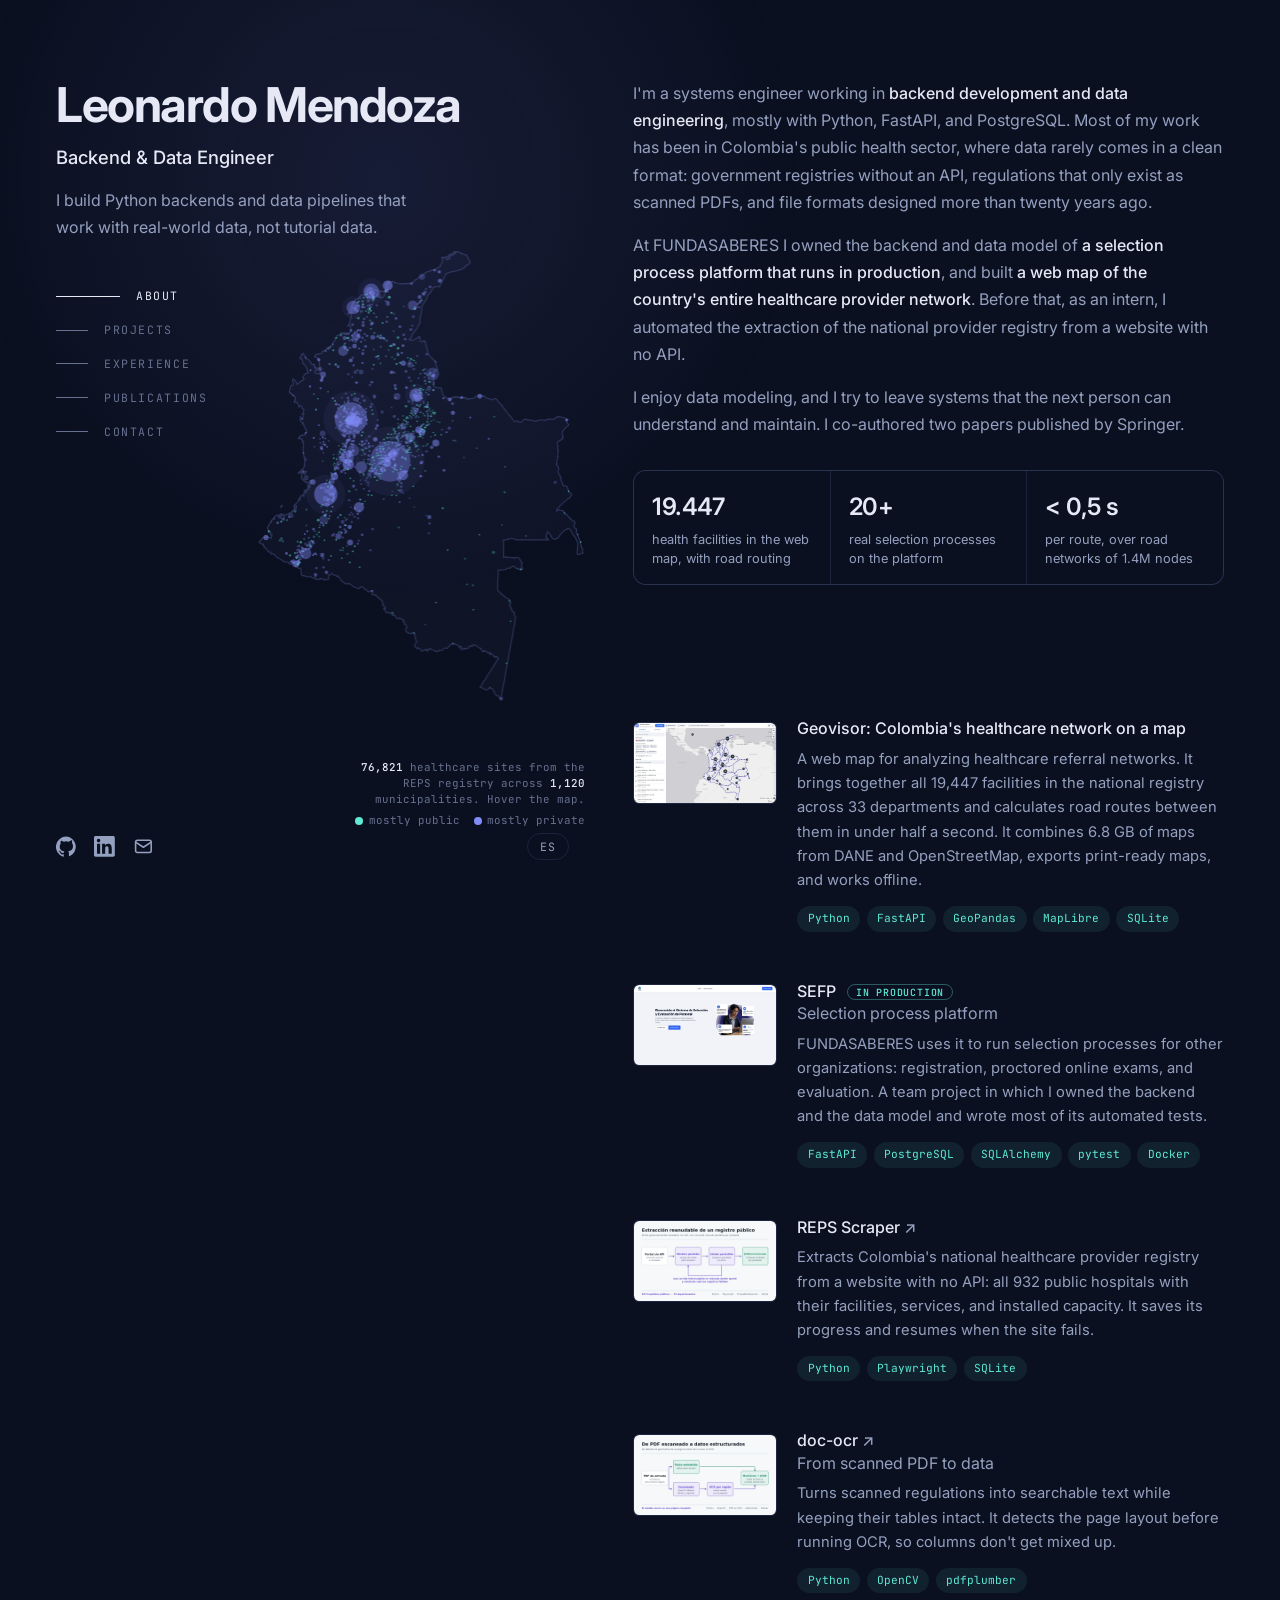
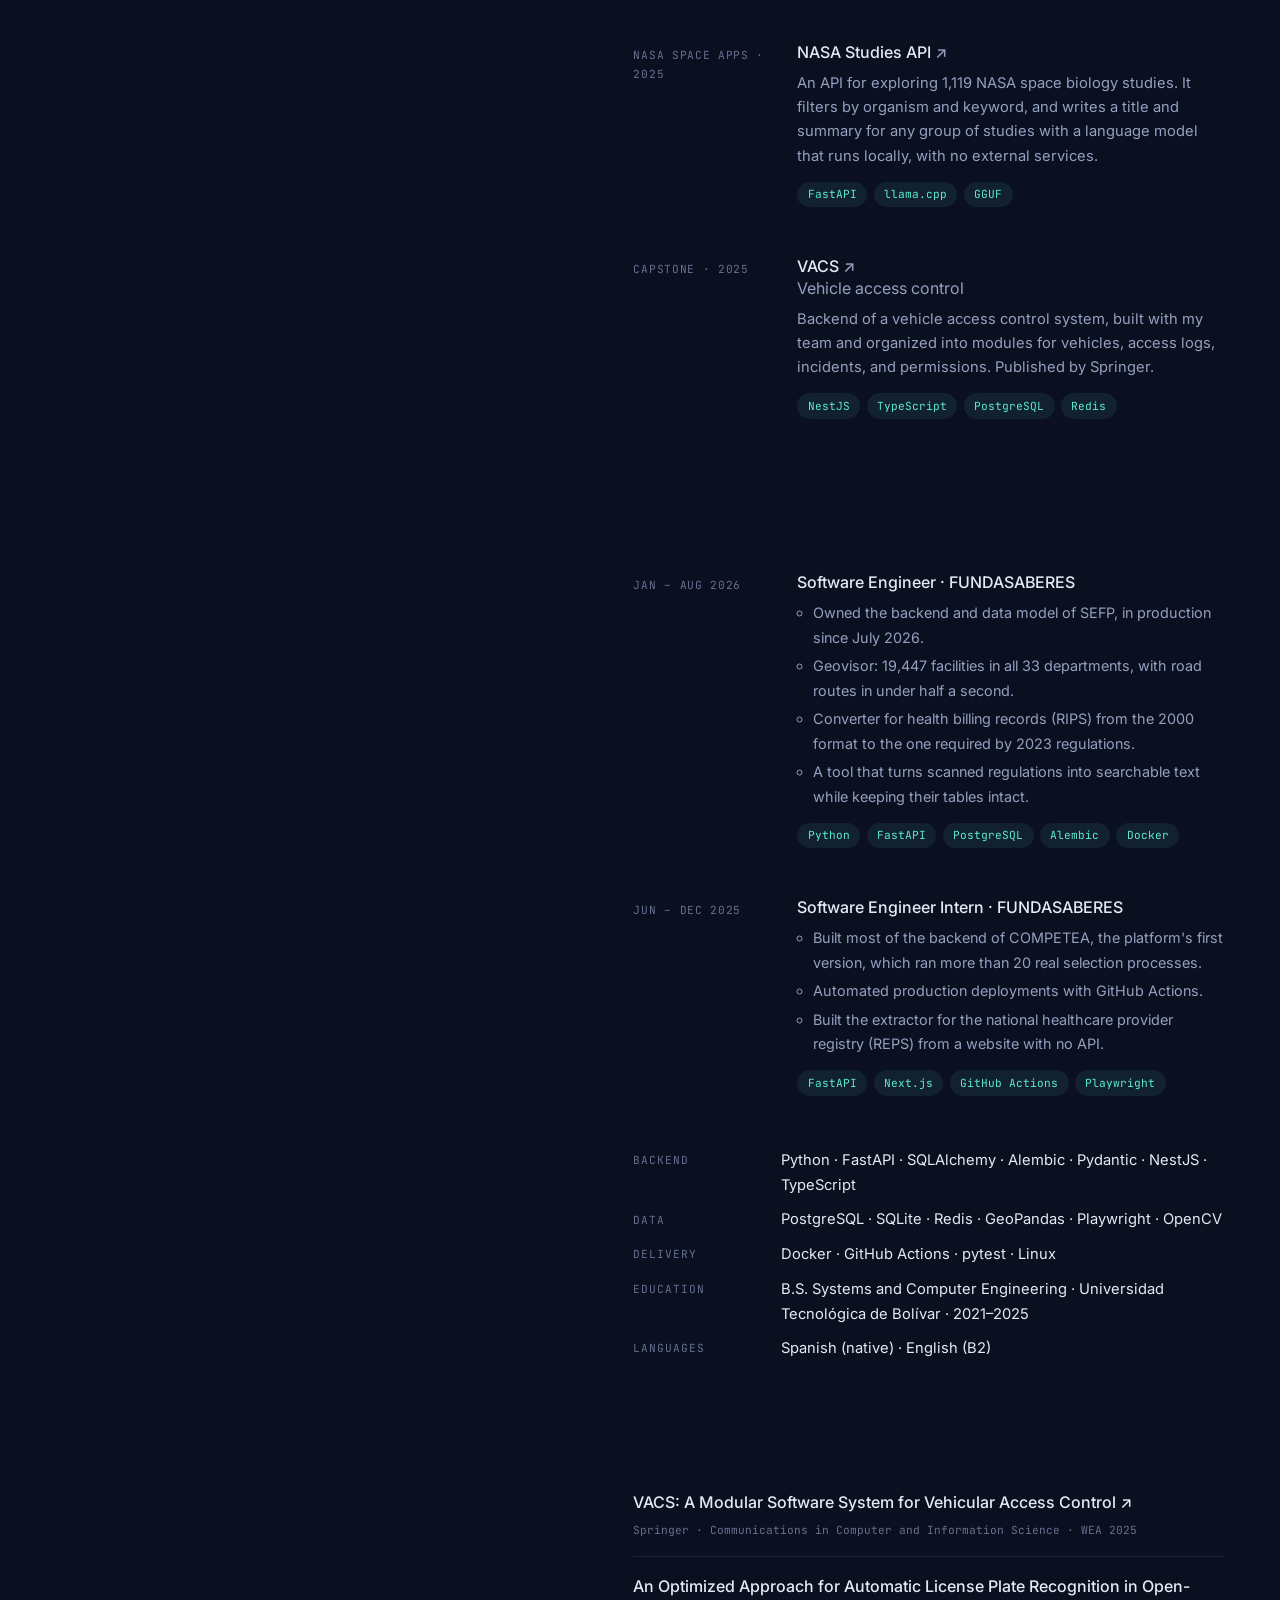
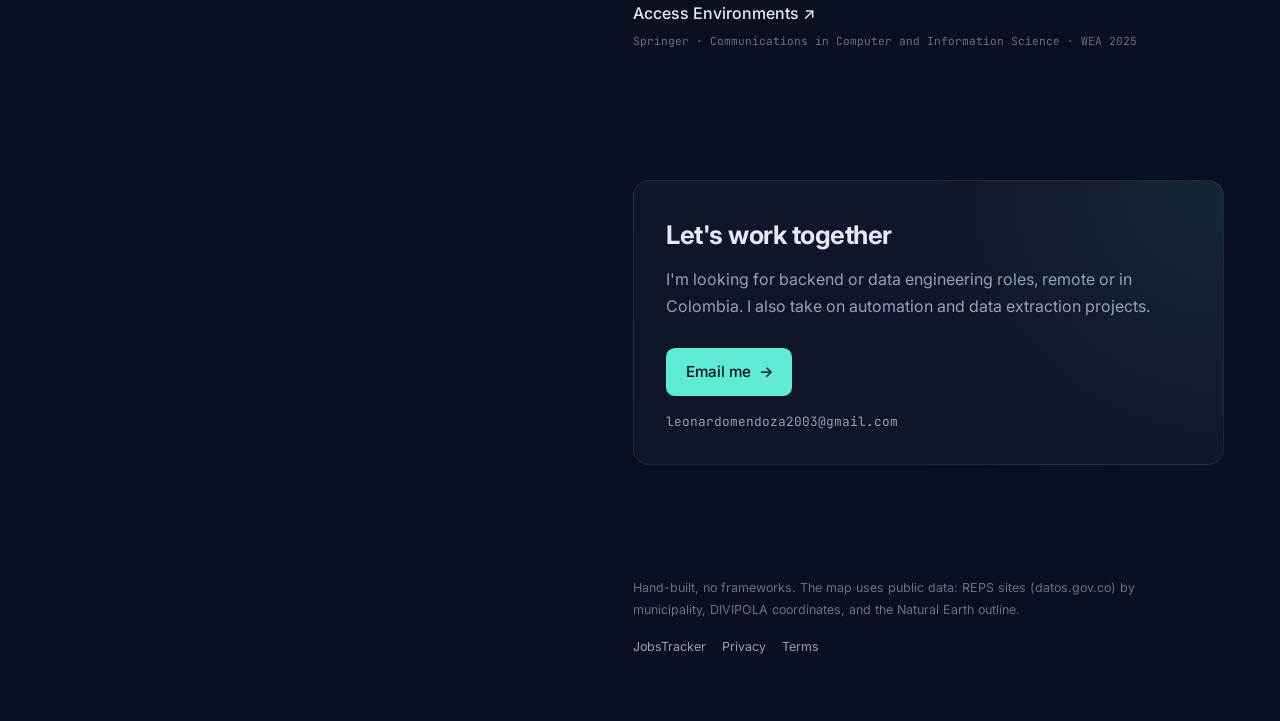
<file: index.html>
<!doctype html>
<html lang="es">
<head>
<meta charset="utf-8">
<meta name="viewport" content="width=device-width, initial-scale=1">
<title>Leonardo Mendoza · Backend & Data Engineer</title>
<meta name="google-site-verification" content="239ySM_xJN8X4elg4GWDnnhvbyPwCKedfEhwjFfWg6w">
<meta name="description" content="Leonardo Mendoza, ingeniero backend y de datos en Python. Plataformas en producción, extracción de datos de fuentes públicas y visores geográficos.">
<meta name="theme-color" content="#0b1020">
<meta property="og:title" content="Leonardo Mendoza · Backend & Data Engineer">
<meta property="og:description" content="Python, FastAPI y PostgreSQL. Plataformas en producción, extracción de datos y visores geográficos.">
<meta property="og:image" content="https://l30n4rd018.github.io/img/geovisor-nacional.webp">
<meta property="og:type" content="website">
<link rel="icon" href="data:image/svg+xml,%3Csvg xmlns='http://www.w3.org/2000/svg' viewBox='0 0 32 32'%3E%3Crect width='32' height='32' rx='7' fill='%230b1020'/%3E%3Ccircle cx='11' cy='12' r='3' fill='%235eead4'/%3E%3Ccircle cx='21' cy='19' r='4' fill='%23818cf8'/%3E%3Ccircle cx='13' cy='22' r='2' fill='%235eead4'/%3E%3C/svg%3E">
<link rel="preconnect" href="https://fonts.googleapis.com">
<link rel="preconnect" href="https://fonts.gstatic.com" crossorigin>
<link href="https://fonts.googleapis.com/css2?family=Inter:wght@400;500;600;700&family=JetBrains+Mono:wght@400;500&display=swap" rel="stylesheet">
<style>
:root {
  --bg: #0b1020;
  --bg-2: #0f1529;
  --card: rgba(148, 163, 255, .045);
  --card-hover: rgba(148, 163, 255, .08);
  --line: rgba(148, 163, 255, .12);
  --text: #e6e9f5;
  --muted: #94a0bf;
  --dim: #66708f;
  --teal: #5eead4;
  --indigo: #818cf8;
  --accent: #5eead4;
  --mono: "JetBrains Mono", ui-monospace, SFMono-Regular, Menlo, monospace;
}
* { box-sizing: border-box; }
html { scroll-behavior: smooth; }
@media (prefers-reduced-motion: reduce) { html { scroll-behavior: auto; } }
body {
  margin: 0; background: var(--bg); color: var(--muted);
  font: 16px/1.7 Inter, system-ui, -apple-system, "Segoe UI", Roboto, sans-serif;
  -webkit-font-smoothing: antialiased; text-rendering: optimizeLegibility;
}
img { max-width: 100%; height: auto; display: block; }
a { color: var(--text); text-decoration: none; }
::selection { background: rgba(94, 234, 212, .3); color: #fff; }
html:not([data-lang="en"]) .en, html[data-lang="en"] .es { display: none !important; }

/* luz que sigue el cursor */
.spot { pointer-events: none; position: fixed; inset: 0; z-index: 0; transition: background .3s;
  background: radial-gradient(600px circle at var(--mx, 30%) var(--my, 20%), rgba(129, 140, 248, .10), transparent 70%); }

.shell { position: relative; z-index: 1; max-width: 76rem; margin: 0 auto; padding: 0 1.5rem;
  display: grid; grid-template-columns: minmax(0, 1fr) minmax(0, 1.15fr); gap: 4rem; }

/* columna izquierda */
.side { position: sticky; top: 0; height: 100vh; display: flex; flex-direction: column; padding: 5rem 0 2.5rem; }
.side h1 { color: var(--text); font-size: clamp(2.2rem, 4vw, 3rem); line-height: 1.05; letter-spacing: -.03em; margin: 0; font-weight: 700; }
.role { color: var(--text); font-size: 1.15rem; font-weight: 500; margin: .7rem 0 0; }
.tag { max-width: 22rem; margin: .9rem 0 0; }
.toc { list-style: none; padding: 0; margin: 2.25rem 0 0; }
.toc a { display: inline-flex; align-items: center; gap: 1rem; padding: .35rem 0; font-family: var(--mono);
  font-size: .72rem; letter-spacing: .14em; text-transform: uppercase; color: var(--dim); }
.toc a::before { content: ""; width: 2rem; height: 1px; background: currentColor; transition: width .2s, background .2s; }
.toc a:hover, .toc a.on { color: var(--text); }
.toc a:hover::before, .toc a.on::before { width: 4rem; background: var(--text); }

.side > *:not(.map) { position: relative; z-index: 2; }
.side nav { margin-bottom: auto; width: max-content; }
.map { position: absolute; z-index: 1; right: -1rem; top: 15.5rem; bottom: 4.5rem; width: 64%; margin: 0; }
.map canvas { position: absolute; inset: 0; width: 100%; height: 100%; }
.map figcaption { position: absolute; right: 0; bottom: 0; text-align: right; font-family: var(--mono); font-size: .68rem; line-height: 1.5; color: var(--dim); max-width: 15rem; }
.map figcaption b { color: var(--text); font-weight: 500; }
.legend { display: flex; justify-content: flex-end; gap: .9rem; margin-top: .25rem; }
.legend i { display: inline-block; width: .5rem; height: .5rem; border-radius: 50%; margin-right: .35rem; vertical-align: middle; }
.tip { position: absolute; pointer-events: none; transform: translate(-50%, -130%); white-space: nowrap; font-family: var(--mono);
  font-size: .72rem; color: var(--text); background: rgba(15, 21, 41, .92); border: 1px solid var(--line); padding: .25rem .5rem;
  border-radius: .35rem; opacity: 0; transition: opacity .12s; }

.social { display: flex; align-items: center; gap: 1.1rem; }
.social a { color: var(--muted); display: inline-flex; transition: color .15s, transform .15s; }
.social a:hover { color: var(--text); transform: translateY(-2px); }
.social svg { width: 1.3rem; height: 1.3rem; }
.lang { margin-left: auto; font-family: var(--mono); font-size: .72rem; letter-spacing: .1em; color: var(--muted);
  background: transparent; border: 1px solid var(--line); border-radius: 999px; padding: .3rem .75rem; cursor: pointer; }
.lang:hover { color: var(--text); border-color: var(--muted); }

/* columna derecha */
main { padding: 5rem 0 4rem; }
section { scroll-margin-top: 4rem; margin-bottom: 7rem; }
.label { display: none; }
main p { margin: 0 0 1rem; }
main strong, .hi { color: var(--text); font-weight: 500; }

.stats { display: grid; grid-template-columns: repeat(3, 1fr); gap: 1px; background: var(--line); border: 1px solid var(--line);
  border-radius: .8rem; overflow: hidden; margin-top: 2rem; }
.stats div { background: var(--bg); padding: 1rem 1.1rem; }
.stats b { display: block; color: var(--text); font-size: 1.5rem; font-weight: 600; letter-spacing: -.02em; }
.stats span { font-size: .8rem; line-height: 1.45; display: block; margin-top: .2rem; }

/* tarjetas: proyectos y experiencia */
.list { list-style: none; margin: 0; padding: 0; }
.list:hover .item { opacity: .55; }
.list .item:hover { opacity: 1; }
.item { position: relative; display: grid; grid-template-columns: 9rem 1fr; gap: 1.25rem; padding: 1.25rem; margin: 0 -1.25rem .5rem;
  border-radius: .75rem; transition: background .2s, opacity .2s, box-shadow .2s; }
.item:hover { background: var(--card-hover); box-shadow: inset 0 1px 0 rgba(148, 163, 255, .1), 0 10px 30px -15px rgba(0, 0, 0, .6); }
.item .when { font-family: var(--mono); font-size: .7rem; letter-spacing: .06em; text-transform: uppercase; color: var(--dim); padding-top: .3rem; }
.item .thumb { align-self: start; border-radius: .4rem; border: 1px solid var(--line); overflow: hidden; margin-top: .3rem; background: var(--bg-2); }
.item .thumb img { transition: transform .4s; }
.item:hover .thumb img { transform: scale(1.04); }
.item h3 { color: var(--text); font-size: 1rem; font-weight: 500; line-height: 1.4; margin: 0 0 .45rem; }
.item h3 a::after { content: ""; position: absolute; inset: 0; border-radius: .75rem; }
.item h3 .arrow { display: inline-block; transition: transform .2s; margin-left: .25rem; color: var(--muted); }
.item:hover h3 { color: var(--accent); }
.item:hover h3 .arrow { transform: translate(3px, -3px); color: var(--accent); }
.item p { font-size: .92rem; line-height: 1.65; margin: 0; }
.item ul { margin: .5rem 0 0; padding-left: 1rem; font-size: .9rem; }
.item li { margin: .25rem 0; }
.item .sub { color: var(--muted); font-weight: 400; }
.chips { display: flex; flex-wrap: wrap; gap: .4rem; margin-top: .85rem; }
.chips span { font-family: var(--mono); font-size: .7rem; color: var(--accent); background: rgba(94, 234, 212, .08);
  padding: .2rem .65rem; border-radius: 999px; }
.links { position: relative; z-index: 2; display: flex; gap: 1rem; margin-top: .7rem; font-size: .85rem; }
.links a { color: var(--text); border-bottom: 1px solid var(--line); }
.links a:hover { color: var(--accent); border-color: var(--accent); }
.badge { font-family: var(--mono); font-size: .62rem; letter-spacing: .08em; text-transform: uppercase; color: var(--teal);
  border: 1px solid rgba(94, 234, 212, .35); border-radius: 999px; padding: .05rem .5rem; margin-left: .4rem; vertical-align: middle; }

.cv { display: inline-flex; align-items: center; gap: .4rem; margin-top: 1rem; color: var(--text); font-weight: 500; border-bottom: 1px solid var(--line); }
.cv:hover { color: var(--accent); border-color: var(--accent); }

.pub { padding: 1rem 0; border-bottom: 1px solid var(--line); }
.pub:last-child { border-bottom: 0; }
.pub a { color: var(--text); font-weight: 500; overflow-wrap: anywhere; }
.pub a:hover { color: var(--accent); }
.pub small { display: block; font-family: var(--mono); font-size: .7rem; color: var(--dim); margin-top: .3rem; }

.skills { display: grid; grid-template-columns: 8rem 1fr; gap: .6rem 1.25rem; font-size: .92rem; }
.skills dt { font-family: var(--mono); font-size: .7rem; letter-spacing: .08em; text-transform: uppercase; color: var(--dim); padding-top: .2rem; }
.skills dd { margin: 0; color: var(--text); }

.contact { border: 1px solid var(--line); border-radius: 1rem; padding: 2rem; background:
  radial-gradient(500px circle at 100% 0%, rgba(94, 234, 212, .08), transparent 60%), var(--card); }
.contact h2 { color: var(--text); font-size: 1.6rem; letter-spacing: -.02em; margin: 0 0 .6rem; }
.btn { max-width: 100%; overflow-wrap: anywhere; display: inline-flex; align-items: center; gap: .5rem; margin-top: .75rem; padding: .7rem 1.2rem; border-radius: .55rem;
  font-weight: 500; font-size: .95rem; color: var(--bg); background: var(--accent); transition: transform .15s, box-shadow .15s; }
.btn:hover { transform: translateY(-2px); box-shadow: 0 10px 25px -10px rgba(94, 234, 212, .6); }

footer { font-size: .78rem; color: var(--dim); max-width: 32rem; }
footer a { color: var(--muted); }
footer a:hover { color: var(--text); }
footer nav { display: flex; gap: 1rem; margin-top: .6rem; }

/* entrada al hacer scroll */
.reveal { opacity: 0; transform: translateY(14px); transition: opacity .6s ease, transform .6s ease; }
.reveal.in { opacity: 1; transform: none; }
@media (prefers-reduced-motion: reduce) { .reveal { opacity: 1; transform: none; transition: none; } }

/* móvil y tableta */
@media (max-width: 64rem) {
  .shell { grid-template-columns: minmax(0, 1fr); gap: 0; padding: 0 1rem; }
  .side { position: relative; height: auto; padding: 3.5rem 0 1rem; }
  .toc { display: none; }
  .map { position: relative; right: auto; top: auto; bottom: auto; width: 100%; flex: none; height: min(115vw, 34rem); margin: 1.5rem 0; }
  .map figcaption { left: 0; right: auto; text-align: left; }
  .legend { justify-content: flex-start; }
  main { padding-top: 1rem; }
  section { margin-bottom: 4.5rem; }
  .label { display: block; position: sticky; top: 0; z-index: 5; margin: 0 -1rem 1.25rem; padding: .9rem 1rem;
    background: rgba(11, 16, 32, .85); backdrop-filter: blur(8px); color: var(--text); font-family: var(--mono);
    font-size: .74rem; letter-spacing: .14em; text-transform: uppercase; }
}
@media (max-width: 40rem) {
  .item { grid-template-columns: 1fr; gap: .5rem; margin: 0 0 .5rem; padding: 1rem 0; }
  .item:hover { background: none; box-shadow: none; }
  .list:hover .item { opacity: 1; }
  .item .thumb { max-width: 16rem; order: 2; }
  .stats { grid-template-columns: 1fr; }
  .skills { grid-template-columns: 1fr; gap: .1rem; }
  .skills dd { margin-bottom: .6rem; }
}
</style>
<script>
try {
  var saved = localStorage.getItem("lang");
  var l = saved || ((navigator.language || "es").toLowerCase().indexOf("es") === 0 ? "es" : "en");
  document.documentElement.dataset.lang = l;
  document.documentElement.lang = l;
} catch (e) {}
</script>
</head>
<body>
<div class="spot" aria-hidden="true"></div>

<div class="shell">

  <!-- ============ COLUMNA IZQUIERDA ============ -->
  <header class="side">
    <h1>Leonardo Mendoza</h1>
    <p class="role">Backend & Data Engineer</p>
    <p class="tag">
      <span class="es">Construyo backends y flujos de datos en Python que funcionan con información real, no con la de los tutoriales.</span>
      <span class="en">I build Python backends and data pipelines that work with real-world data, not tutorial data.</span>
    </p>

    <nav aria-label="Secciones">
      <ul class="toc">
        <li><a href="#sobre-mi" data-sec="sobre-mi"><span class="es">Sobre mí</span><span class="en">About</span></a></li>
        <li><a href="#proyectos" data-sec="proyectos"><span class="es">Proyectos</span><span class="en">Projects</span></a></li>
        <li><a href="#experiencia" data-sec="experiencia"><span class="es">Experiencia</span><span class="en">Experience</span></a></li>
        <li><a href="#publicaciones" data-sec="publicaciones"><span class="es">Publicaciones</span><span class="en">Publications</span></a></li>
        <li><a href="#contacto" data-sec="contacto"><span class="es">Contacto</span><span class="en">Contact</span></a></li>
      </ul>
    </nav>

    <figure class="map" id="map">
      <canvas id="mapa" role="img" aria-label="Mapa de Colombia con las sedes de salud del REPS agrupadas por municipio"></canvas>
      <div class="tip" id="tip"></div>
      <figcaption>
        <span class="es"><b id="total-es">76.821</b> sedes de salud del REPS en <b id="mun-es">1.120</b> municipios. Pasa el cursor por el mapa.</span>
        <span class="en"><b id="total-en">76,821</b> healthcare sites from the REPS registry across <b id="mun-en">1,120</b> municipalities. Hover the map.</span>
        <span class="legend">
          <span><i style="background:var(--teal)"></i><span class="es">mayoría pública</span><span class="en">mostly public</span></span>
          <span><i style="background:var(--indigo)"></i><span class="es">mayoría privada</span><span class="en">mostly private</span></span>
        </span>
      </figcaption>
    </figure>

    <div class="social">
      <a href="https://github.com/L30N4RD018" aria-label="GitHub" title="GitHub"><svg viewBox="0 0 24 24" fill="currentColor"><path d="M12 .5a12 12 0 0 0-3.8 23.4c.6.1.8-.3.8-.6v-2.1c-3.3.7-4-1.6-4-1.6-.6-1.4-1.4-1.8-1.4-1.8-1.1-.7.1-.7.1-.7 1.2.1 1.8 1.2 1.8 1.2 1.1 1.8 2.8 1.3 3.5 1 .1-.8.4-1.3.8-1.6-2.7-.3-5.5-1.3-5.5-5.9 0-1.3.5-2.4 1.2-3.2-.1-.3-.5-1.5.1-3.2 0 0 1-.3 3.3 1.2a11.5 11.5 0 0 1 6 0C17.3 4.7 18.3 5 18.3 5c.7 1.7.2 2.9.1 3.2.8.8 1.2 1.9 1.2 3.2 0 4.6-2.8 5.6-5.5 5.9.4.4.8 1.1.8 2.2v3.3c0 .3.2.7.8.6A12 12 0 0 0 12 .5Z"/></svg></a>
      <a href="https://www.linkedin.com/in/leonardomendoza-dev" aria-label="LinkedIn" title="LinkedIn"><svg viewBox="0 0 24 24" fill="currentColor"><path d="M20.4 20.5h-3.6v-5.6c0-1.3 0-3-1.8-3s-2.1 1.4-2.1 2.9v5.7H9.3V9h3.4v1.6h.1c.5-.9 1.6-1.8 3.4-1.8 3.6 0 4.3 2.4 4.3 5.5v6.2ZM5.3 7.4a2.1 2.1 0 1 1 0-4.2 2.1 2.1 0 0 1 0 4.2ZM7.1 20.5H3.5V9h3.6v11.5ZM22.2 0H1.8C.8 0 0 .8 0 1.7v20.6c0 .9.8 1.7 1.8 1.7h20.4c1 0 1.8-.8 1.8-1.7V1.7C24 .8 23.2 0 22.2 0Z"/></svg></a>
      <a href="mailto:leonardomendoza2003@gmail.com" aria-label="Email" title="Email"><svg viewBox="0 0 24 24" fill="none" stroke="currentColor" stroke-width="1.8" stroke-linecap="round" stroke-linejoin="round"><rect x="3" y="5" width="18" height="14" rx="2"/><path d="m3 7 9 6 9-6"/></svg></a>
      <button class="lang" id="lang" type="button" aria-label="Cambiar idioma / Change language"><span class="es">EN</span><span class="en">ES</span></button>
    </div>
  </header>

  <!-- ============ COLUMNA DERECHA ============ -->
  <main>

    <section id="sobre-mi" aria-label="Sobre mí">
      <h2 class="label"><span class="es">Sobre mí</span><span class="en">About</span></h2>
      <div class="es">
        <p>Soy ingeniero de sistemas y trabajo en <strong>desarrollo backend e ingeniería de datos</strong>, sobre todo con Python, FastAPI y PostgreSQL. Casi todo mi trabajo ha sido en el sector salud en Colombia, donde la información rara vez llega limpia: registros públicos sin API, normas que solo existen como PDF escaneados y formatos de archivo de hace más de veinte años.</p>
        <p>En FUNDASABERES estuve a cargo del backend y del modelo de datos de <strong>una plataforma de procesos de selección que está en producción</strong>, y construí <strong>un visor geográfico de toda la red de prestadores de salud del país</strong>. Antes, como practicante, automaticé la extracción del registro nacional de prestadores desde un portal sin API.</p>
        <p>Disfruto modelar datos y procuro dejar sistemas que la siguiente persona pueda entender y mantener. Soy coautor de dos artículos publicados por Springer.</p>
      </div>
      <div class="en">
        <p>I'm a systems engineer working in <strong>backend development and data engineering</strong>, mostly with Python, FastAPI, and PostgreSQL. Most of my work has been in Colombia's public health sector, where data rarely comes in a clean format: government registries without an API, regulations that only exist as scanned PDFs, and file formats designed more than twenty years ago.</p>
        <p>At FUNDASABERES I owned the backend and data model of <strong>a selection process platform that runs in production</strong>, and built <strong>a web map of the country's entire healthcare provider network</strong>. Before that, as an intern, I automated the extraction of the national provider registry from a website with no API.</p>
        <p>I enjoy data modeling, and I try to leave systems that the next person can understand and maintain. I co-authored two papers published by Springer.</p>
      </div>
      <div class="stats reveal">
        <div><b>19.447</b><span class="es">sedes de salud en el visor, con rutas por carretera</span><span class="en">health facilities in the web map, with road routing</span></div>
        <div><b>20+</b><span class="es">procesos de selección reales en la plataforma</span><span class="en">real selection processes on the platform</span></div>
        <div><b>&lt; 0,5 s</b><span class="es">por ruta, sobre redes viales de 1,4 M de nodos</span><span class="en">per route, over road networks of 1.4M nodes</span></div>
      </div>
    </section>

    <section id="proyectos" aria-label="Proyectos">
      <h2 class="label"><span class="es">Proyectos</span><span class="en">Projects</span></h2>
      <ul class="list">

        <li class="item reveal">
          <div class="thumb"><img src="img/geovisor-nacional.webp" width="1600" height="900" alt="Geovisor: mapa nacional de sedes de salud" loading="lazy"></div>
          <div>
            <h3><span class="es">Geovisor: la red de salud de Colombia en un mapa</span><span class="en">Geovisor: Colombia's healthcare network on a map</span></h3>
            <p class="es">Visor geográfico para analizar las redes de referencia en salud. Reúne las 19.447 sedes del REPS en los 33 departamentos y calcula rutas por carretera entre ellas en menos de medio segundo. Integra 6,8 GB de cartografía del DANE y de OpenStreetMap, exporta mapas listos para imprimir y funciona sin conexión.</p>
            <p class="en">A web map for analyzing healthcare referral networks. It brings together all 19,447 facilities in the national registry across 33 departments and calculates road routes between them in under half a second. It combines 6.8 GB of maps from DANE and OpenStreetMap, exports print-ready maps, and works offline.</p>
            <div class="chips"><span>Python</span><span>FastAPI</span><span>GeoPandas</span><span>MapLibre</span><span>SQLite</span></div>
          </div>
        </li>

        <li class="item reveal">
          <div class="thumb"><img src="img/sefp.webp" width="1600" height="900" alt="Página de inicio de SEFP" loading="lazy"></div>
          <div>
            <h3>SEFP <span class="badge"><span class="es">en producción</span><span class="en">in production</span></span><br><span class="sub"><span class="es">Plataforma de procesos de selección</span><span class="en">Selection process platform</span></span></h3>
            <p class="es">Con ella FUNDASABERES adelanta procesos de selección para otras entidades: inscripción, exámenes en línea con supervisión por video y evaluación. Proyecto de equipo en el que estuve a cargo del backend y del modelo de datos, y escribí la mayor parte de sus pruebas automatizadas.</p>
            <p class="en">FUNDASABERES uses it to run selection processes for other organizations: registration, proctored online exams, and evaluation. A team project in which I owned the backend and the data model and wrote most of its automated tests.</p>
            <div class="chips"><span>FastAPI</span><span>PostgreSQL</span><span>SQLAlchemy</span><span>pytest</span><span>Docker</span></div>
          </div>
        </li>

        <li class="item reveal">
          <div class="thumb"><img src="img/reps.webp" width="1280" height="720" alt="Diagrama del extractor del REPS" loading="lazy"></div>
          <div>
            <h3><a href="https://github.com/L30N4RD018/reps-scraper">REPS Scraper<span class="arrow">↗</span></a></h3>
            <p class="es">Extrae el registro nacional de prestadores de salud desde un portal sin API: los 932 hospitales públicos del país con sus sedes, servicios y capacidad instalada. Guarda su avance y continúa donde quedó si el portal falla.</p>
            <p class="en">Extracts Colombia's national healthcare provider registry from a website with no API: all 932 public hospitals with their facilities, services, and installed capacity. It saves its progress and resumes when the site fails.</p>
            <div class="chips"><span>Python</span><span>Playwright</span><span>SQLite</span></div>
          </div>
        </li>

        <li class="item reveal">
          <div class="thumb"><img src="img/doc-ocr.webp" width="1280" height="720" alt="Diagrama de doc-ocr" loading="lazy"></div>
          <div>
            <h3><a href="https://github.com/L30N4RD018/doc-ocr">doc-ocr<span class="arrow">↗</span></a><br><span class="sub"><span class="es">De PDF escaneado a datos</span><span class="en">From scanned PDF to data</span></span></h3>
            <p class="es">Convierte normas escaneadas en texto consultable conservando sus tablas. Detecta la estructura de la página antes del OCR, así las columnas no se mezclan.</p>
            <p class="en">Turns scanned regulations into searchable text while keeping their tables intact. It detects the page layout before running OCR, so columns don't get mixed up.</p>
            <div class="chips"><span>Python</span><span>OpenCV</span><span>pdfplumber</span></div>
          </div>
        </li>

        <li class="item reveal">
          <div class="when">NASA Space Apps · 2025</div>
          <div>
            <h3><a href="https://github.com/L30N4RD018/nasa-studies-api">NASA Studies API<span class="arrow">↗</span></a></h3>
            <p class="es">API para explorar 1.119 estudios de biología espacial de la NASA. Filtra por organismo y palabras clave, y redacta un título y un resumen para cualquier grupo de estudios con un modelo de lenguaje que corre en local, sin servicios externos.</p>
            <p class="en">An API for exploring 1,119 NASA space biology studies. It filters by organism and keyword, and writes a title and summary for any group of studies with a language model that runs locally, with no external services.</p>
            <div class="chips"><span>FastAPI</span><span>llama.cpp</span><span>GGUF</span></div>
          </div>
        </li>

        <li class="item reveal">
          <div class="when"><span class="es">Proyecto de grado · 2025</span><span class="en">Capstone · 2025</span></div>
          <div>
            <h3><a href="https://github.com/ZenoexORG/vacs-backend">VACS<span class="arrow">↗</span></a><br><span class="sub"><span class="es">Control de acceso vehicular</span><span class="en">Vehicle access control</span></span></h3>
            <p class="es">Backend de un sistema de control de acceso vehicular, construido con mi equipo y organizado en módulos para vehículos, registros de acceso, incidentes y permisos. Publicado por Springer.</p>
            <p class="en">Backend of a vehicle access control system, built with my team and organized into modules for vehicles, access logs, incidents, and permissions. Published by Springer.</p>
            <div class="chips"><span>NestJS</span><span>TypeScript</span><span>PostgreSQL</span><span>Redis</span></div>
          </div>
        </li>
      </ul>
    </section>

    <section id="experiencia" aria-label="Experiencia">
      <h2 class="label"><span class="es">Experiencia</span><span class="en">Experience</span></h2>
      <ul class="list">
        <li class="item reveal">
          <div class="when"><span class="es">Ene – Ago 2026</span><span class="en">Jan – Aug 2026</span></div>
          <div>
            <h3><span class="es">Ingeniero de Software</span><span class="en">Software Engineer</span> · FUNDASABERES</h3>
            <ul class="es">
              <li>A cargo del backend y del modelo de datos de SEFP, en producción desde julio de 2026.</li>
              <li>Geovisor: 19.447 sedes en los 33 departamentos y rutas por carretera en menos de medio segundo.</li>
              <li>Conversor de los RIPS (facturación en salud) del formato del año 2000 al que exige la normativa de 2023.</li>
              <li>Herramienta que convierte normas escaneadas en texto consultable, conservando sus tablas.</li>
            </ul>
            <ul class="en">
              <li>Owned the backend and data model of SEFP, in production since July 2026.</li>
              <li>Geovisor: 19,447 facilities in all 33 departments, with road routes in under half a second.</li>
              <li>Converter for health billing records (RIPS) from the 2000 format to the one required by 2023 regulations.</li>
              <li>A tool that turns scanned regulations into searchable text while keeping their tables intact.</li>
            </ul>
            <div class="chips"><span>Python</span><span>FastAPI</span><span>PostgreSQL</span><span>Alembic</span><span>Docker</span></div>
          </div>
        </li>
        <li class="item reveal">
          <div class="when"><span class="es">Jun – Dic 2025</span><span class="en">Jun – Dec 2025</span></div>
          <div>
            <h3><span class="es">Practicante de Ingeniería de Software</span><span class="en">Software Engineer Intern</span> · FUNDASABERES</h3>
            <ul class="es">
              <li>La mayor parte del backend de COMPETEA, la primera versión de la plataforma, con más de 20 procesos de selección reales.</li>
              <li>Despliegues a producción automatizados con GitHub Actions.</li>
              <li>Extractor del registro nacional de prestadores de salud (REPS) desde un portal sin API.</li>
            </ul>
            <ul class="en">
              <li>Built most of the backend of COMPETEA, the platform's first version, which ran more than 20 real selection processes.</li>
              <li>Automated production deployments with GitHub Actions.</li>
              <li>Built the extractor for the national healthcare provider registry (REPS) from a website with no API.</li>
            </ul>
            <div class="chips"><span>FastAPI</span><span>Next.js</span><span>GitHub Actions</span><span>Playwright</span></div>
          </div>
        </li>
      </ul>
      <div class="reveal" style="margin-top:2rem">
        <dl class="skills">
          <dt><span class="es">Backend</span><span class="en">Backend</span></dt><dd>Python · FastAPI · SQLAlchemy · Alembic · Pydantic · NestJS · TypeScript</dd>
          <dt><span class="es">Datos</span><span class="en">Data</span></dt><dd>PostgreSQL · SQLite · Redis · GeoPandas · Playwright · OpenCV</dd>
          <dt><span class="es">Entrega</span><span class="en">Delivery</span></dt><dd>Docker · GitHub Actions · pytest · Linux</dd>
          <dt><span class="es">Formación</span><span class="en">Education</span></dt><dd><span class="es">Ingeniería de Sistemas y Computación</span><span class="en">B.S. Systems and Computer Engineering</span> · Universidad Tecnológica de Bolívar · 2021–2025</dd>
          <dt><span class="es">Idiomas</span><span class="en">Languages</span></dt><dd><span class="es">Español nativo · Inglés B2</span><span class="en">Spanish (native) · English (B2)</span></dd>
        </dl>
      </div>
    </section>

    <section id="publicaciones" aria-label="Publicaciones">
      <h2 class="label"><span class="es">Publicaciones</span><span class="en">Publications</span></h2>
      <div class="pub reveal">
        <a href="https://doi.org/10.1007/978-3-032-08206-0_19">VACS: A Modular Software System for Vehicular Access Control ↗</a>
        <small>Springer · Communications in Computer and Information Science · WEA 2025</small>
      </div>
      <div class="pub reveal">
        <a href="https://doi.org/10.1007/978-3-032-08203-9_19">An Optimized Approach for Automatic License Plate Recognition in Open-Access Environments ↗</a>
        <small>Springer · Communications in Computer and Information Science · WEA 2025</small>
      </div>
    </section>

    <section id="contacto" aria-label="Contacto">
      <h2 class="label"><span class="es">Contacto</span><span class="en">Contact</span></h2>
      <div class="contact reveal">
        <h2><span class="es">¿Trabajamos juntos?</span><span class="en">Let's work together</span></h2>
        <p class="es">Busco trabajo como ingeniero backend o de datos, remoto o en Colombia. También tomo proyectos de automatización y extracción de datos.</p>
        <p class="en">I'm looking for backend or data engineering roles, remote or in Colombia. I also take on automation and data extraction projects.</p>
        <a class="btn" href="mailto:leonardomendoza2003@gmail.com"><span class="es">Escríbeme</span><span class="en">Email me</span> →</a>
        <p style="margin:.9rem 0 0;font-family:var(--mono);font-size:.8rem;color:var(--muted)">leonardomendoza2003@gmail.com</p>
      </div>
    </section>

    <footer>
      <p class="es">Hecho a mano, sin frameworks. El mapa usa datos públicos: sedes del REPS (datos.gov.co) por municipio, coordenadas de DIVIPOLA y el contorno de Natural Earth.</p>
      <p class="en">Hand-built, no frameworks. The map uses public data: REPS sites (datos.gov.co) by municipality, DIVIPOLA coordinates, and the Natural Earth outline.</p>
      <nav>
        <a href="jobstracker/">JobsTracker</a>
        <a href="privacidad.html"><span class="es">Privacidad</span><span class="en">Privacy</span></a>
        <a href="condiciones.html"><span class="es">Condiciones</span><span class="en">Terms</span></a>
      </nav>
    </footer>
  </main>
</div>

<script src="js/mapa.js"></script>
<script>
(function () {
  var root = document.documentElement;
  var reduce = window.matchMedia("(prefers-reduced-motion: reduce)").matches;

  // idioma
  document.getElementById("lang").addEventListener("click", function () {
    var next = root.dataset.lang === "en" ? "es" : "en";
    root.dataset.lang = next; root.lang = next;
    try { localStorage.setItem("lang", next); } catch (e) {}
  });

  // luz que sigue el cursor
  var spot = document.querySelector(".spot");
  window.addEventListener("pointermove", function (e) {
    spot.style.setProperty("--mx", e.clientX + "px");
    spot.style.setProperty("--my", e.clientY + "px");
  }, { passive: true });

  // sección activa en el índice
  var links = {};
  document.querySelectorAll(".toc a").forEach(function (a) { links[a.dataset.sec] = a; });
  var io = new IntersectionObserver(function (entries) {
    entries.forEach(function (en) {
      if (en.isIntersecting) {
        Object.values(links).forEach(function (a) { a.classList.remove("on"); });
        if (links[en.target.id]) links[en.target.id].classList.add("on");
      }
    });
  }, { rootMargin: "-40% 0px -55% 0px" });
  document.querySelectorAll("main section").forEach(function (s) { io.observe(s); });

  // aparición al hacer scroll
  var rv = new IntersectionObserver(function (entries) {
    entries.forEach(function (en) { if (en.isIntersecting) { en.target.classList.add("in"); rv.unobserve(en.target); } });
  }, { rootMargin: "0px 0px -8% 0px" });
  document.querySelectorAll(".reveal").forEach(function (el) { rv.observe(el); });

  // ---------- mapa ----------
  var M = window.MAPA;
  if (!M) return;
  var fmtEs = new Intl.NumberFormat("es-CO"), fmtEn = new Intl.NumberFormat("en-US");
  document.getElementById("total-es").textContent = fmtEs.format(M.total);
  document.getElementById("total-en").textContent = fmtEn.format(M.total);
  document.getElementById("mun-es").textContent = fmtEs.format(M.municipios);
  document.getElementById("mun-en").textContent = fmtEn.format(M.municipios);

  var box = document.getElementById("map"), cv = document.getElementById("mapa"), tip = document.getElementById("tip");
  var ctx = cv.getContext("2d"), outline = new Path2D(M.dep);
  var pts = [];
  for (var i = 0; i < M.p.length; i += 4) {
    var n = M.p[i + 2], ese = M.p[i + 3];
    pts.push({ x: M.p[i], y: M.p[i + 1], n: n, pub: ese / n >= 0.5, r: 1.3 + Math.sqrt(n) * 0.3, name: M.n[i / 4],
      delay: (M.p[i + 1] / M.h) * 1200 + Math.random() * 500, ph: Math.random() * 6.28 });
  }
  pts.sort(function (a, b) { return b.n - a.n; });   // los grandes debajo
  var k = 1, ox = 0, oy = 0, dpr = 1, start = null, hover = null, visible = true;

  function fit() {
    var w = box.clientWidth, h = box.clientHeight - 64;  // deja espacio a la leyenda
    if (w < 10 || h < 10) return;
    dpr = Math.min(window.devicePixelRatio || 1, 2);
    cv.width = Math.round(w * dpr); cv.height = Math.round(box.clientHeight * dpr);
    k = Math.min(w / M.w, h / M.h);
    ox = (w - M.w * k) / 2; oy = 0;
    if (window.innerWidth > 1024) ox = w - M.w * k;
  }

  function draw(t) {
    if (start === null) start = t;
    var el = reduce ? 1e9 : t - start;
    ctx.setTransform(dpr, 0, 0, dpr, 0, 0);
    ctx.clearRect(0, 0, cv.width, cv.height);
    ctx.save();
    ctx.translate(ox, oy); ctx.scale(k, k);
    ctx.fillStyle = "rgba(129,140,248,.035)"; ctx.fill(outline);
    ctx.lineWidth = 1.2 / k; ctx.strokeStyle = "rgba(148,163,255,.22)"; ctx.stroke(outline);
    for (var j = 0; j < pts.length; j++) {
      var p = pts[j], a = Math.min(1, Math.max(0, (el - p.delay) / 500));
      if (a <= 0) continue;
      var tw = reduce ? 1 : 0.75 + 0.25 * Math.sin(t / 900 + p.ph);
      var col = p.pub ? "94,234,212" : "129,140,248";
      var rad = p.r * (p === hover ? 1.6 : 1) / Math.max(k, 0.35) * 0.55;
      ctx.beginPath(); ctx.arc(p.x, p.y, rad, 0, 6.2832);
      ctx.fillStyle = "rgba(" + col + "," + (0.55 * a * tw + (p === hover ? .4 : 0)) + ")"; ctx.fill();
      if (p.n > 1500) {
        ctx.beginPath(); ctx.arc(p.x, p.y, rad * 1.7, 0, 6.2832);
        ctx.fillStyle = "rgba(" + col + "," + 0.06 * a + ")"; ctx.fill();
      }
    }
    ctx.restore();
    if (visible && !reduce) requestAnimationFrame(draw);
  }

  function nearest(mx, my) {
    var x = (mx - ox) / k, y = (my - oy) / k, best = null, bd = 18 / k;
    for (var j = 0; j < pts.length; j++) {
      var dx = pts[j].x - x, dy = pts[j].y - y, d = Math.sqrt(dx * dx + dy * dy);
      if (d < bd) { bd = d; best = pts[j]; }
    }
    return best;
  }
  cv.addEventListener("pointermove", function (e) {
    var r = cv.getBoundingClientRect(), mx = e.clientX - r.left, my = e.clientY - r.top;
    hover = nearest(mx, my);
    if (hover) {
      var en = root.dataset.lang === "en";
      tip.textContent = hover.name + " · " + (en ? fmtEn : fmtEs).format(hover.n) + (en ? " sites" : " sedes");
      tip.style.left = (hover.x * k + ox) + "px"; tip.style.top = (hover.y * k + oy) + "px"; tip.style.opacity = 1;
    } else { tip.style.opacity = 0; }
    if (reduce) draw(performance.now());
  });
  cv.addEventListener("pointerleave", function () { hover = null; tip.style.opacity = 0; if (reduce) draw(performance.now()); });

  new IntersectionObserver(function (en) {
    var was = visible; visible = en[0].isIntersecting;
    if (visible && !was && !reduce) requestAnimationFrame(draw);
  }).observe(box);
  window.addEventListener("resize", function () { fit(); if (reduce) draw(performance.now()); });
  fit(); requestAnimationFrame(draw);
})();
</script>
</body>
</html>
</file>
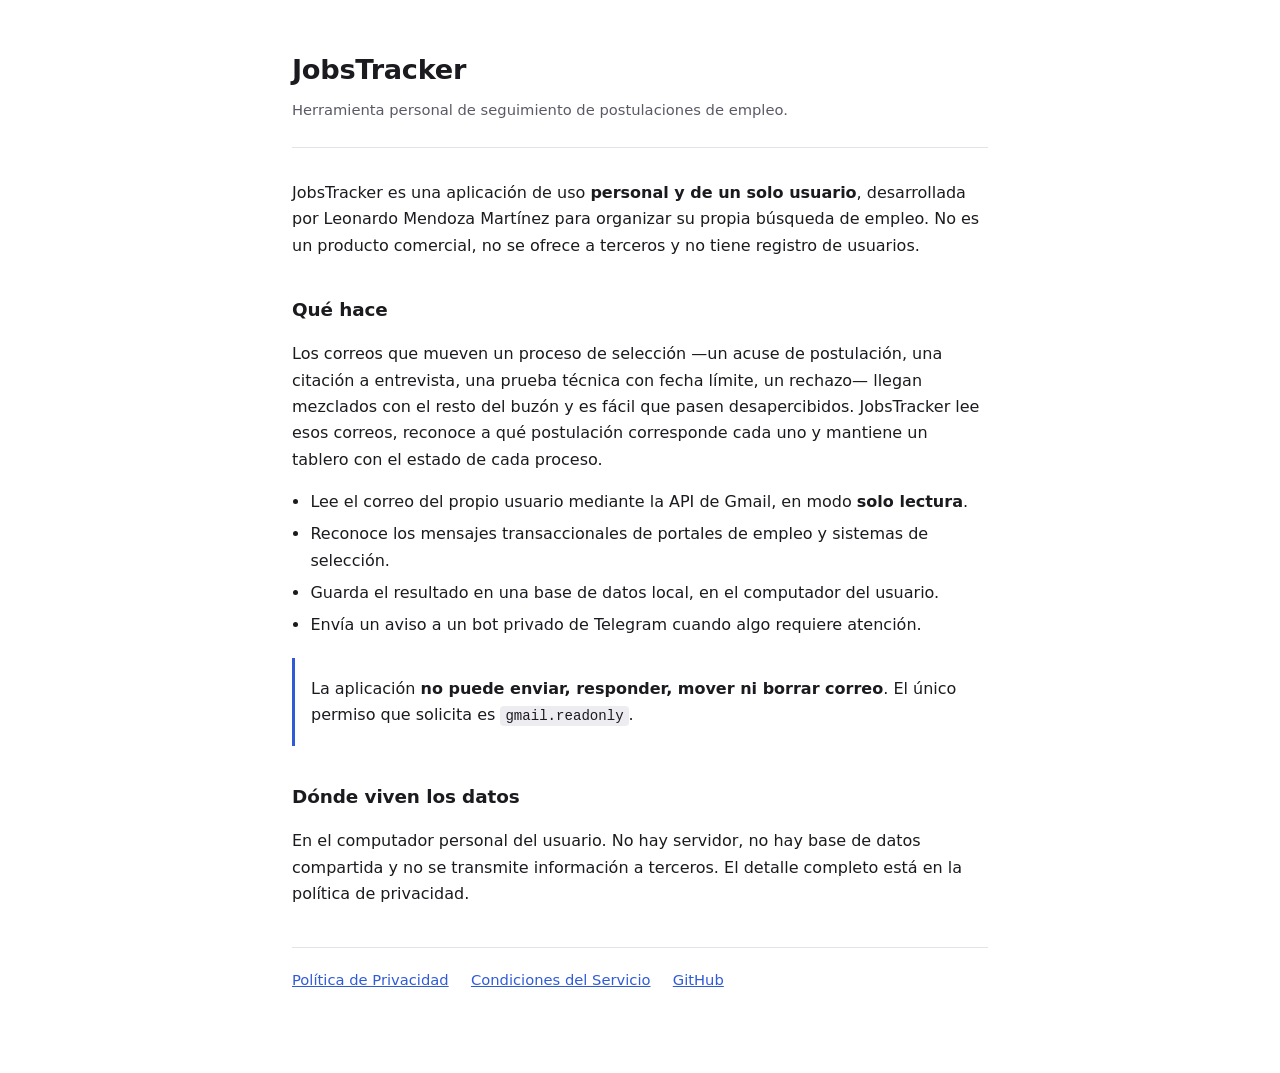
<file: jobstracker/index.html>
<!doctype html>
<html lang="es">
<head>
<meta charset="utf-8">
<meta name="viewport" content="width=device-width, initial-scale=1">
<title>JobsTracker</title>
<meta name="google-site-verification" content="239ySM_xJN8X4elg4GWDnnhvbyPwCKedfEhwjFfWg6w">
<meta name="description" content="Herramienta personal que organiza el seguimiento de postulaciones de empleo de Leonardo Mendoza a partir de su propio correo.">
<link rel="stylesheet" href="../estilo.css">
</head>
<body>
<header>
  <h1>JobsTracker</h1>
  <p class="tenue">Herramienta personal de seguimiento de postulaciones de empleo.</p>
</header>

<p>JobsTracker es una aplicación de uso <strong>personal y de un solo usuario</strong>, desarrollada
por Leonardo Mendoza Martínez para organizar su propia búsqueda de empleo. No es un producto
comercial, no se ofrece a terceros y no tiene registro de usuarios.</p>

<h2>Qué hace</h2>
<p>Los correos que mueven un proceso de selección —un acuse de postulación, una citación a
entrevista, una prueba técnica con fecha límite, un rechazo— llegan mezclados con el resto del
buzón y es fácil que pasen desapercibidos. JobsTracker lee esos correos, reconoce a qué
postulación corresponde cada uno y mantiene un tablero con el estado de cada proceso.</p>

<ul>
  <li>Lee el correo del propio usuario mediante la API de Gmail, en modo <strong>solo lectura</strong>.</li>
  <li>Reconoce los mensajes transaccionales de portales de empleo y sistemas de selección.</li>
  <li>Guarda el resultado en una base de datos local, en el computador del usuario.</li>
  <li>Envía un aviso a un bot privado de Telegram cuando algo requiere atención.</li>
</ul>

<div class="destacado">
  <p>La aplicación <strong>no puede enviar, responder, mover ni borrar correo</strong>. El único
  permiso que solicita es <code>gmail.readonly</code>.</p>
</div>

<h2>Dónde viven los datos</h2>
<p>En el computador personal del usuario. No hay servidor, no hay base de datos compartida y no
se transmite información a terceros. El detalle completo está en la política de privacidad.</p>

<nav>
  <a href="../privacidad.html">Política de Privacidad</a>
  <a href="../condiciones.html">Condiciones del Servicio</a>
  <a href="https://github.com/L30N4RD018">GitHub</a>
</nav>
</body>
</html>
</file>
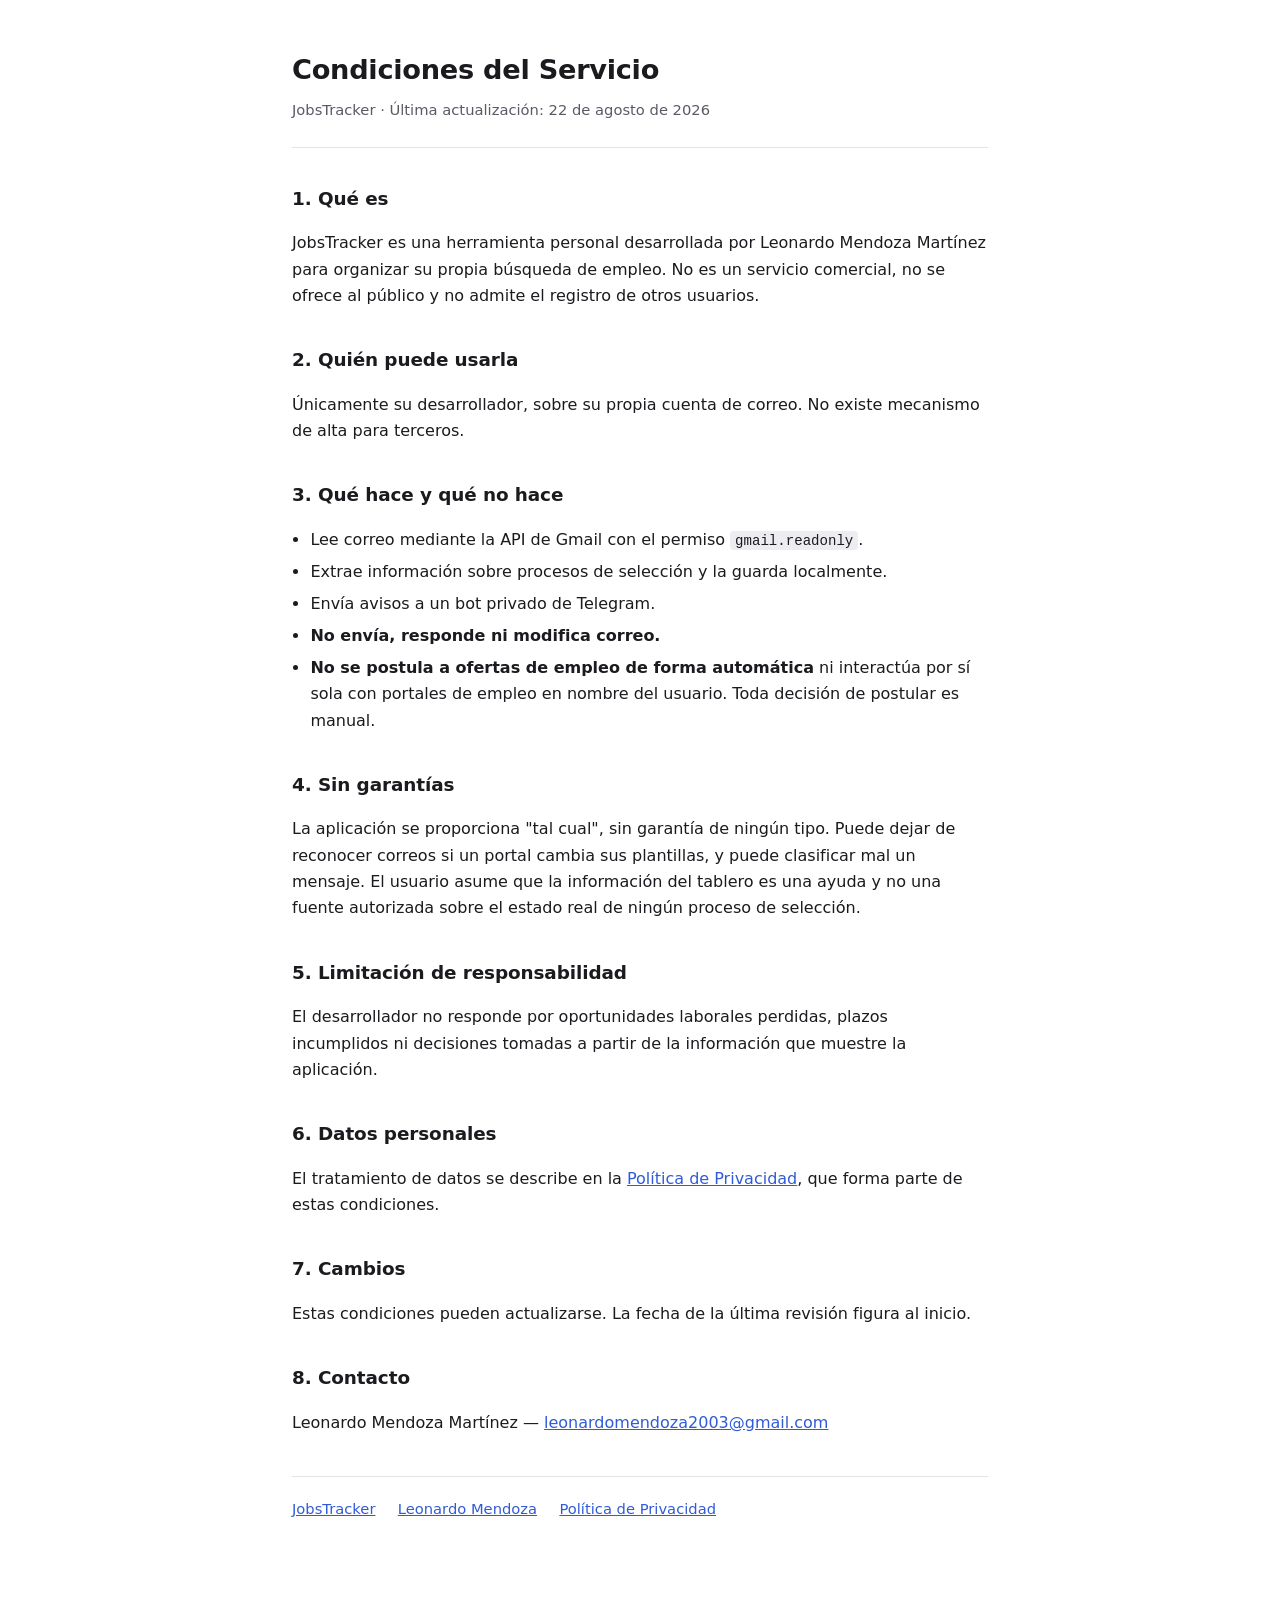
<file: condiciones.html>
<!doctype html>
<html lang="es">
<head>
<meta charset="utf-8">
<meta name="viewport" content="width=device-width, initial-scale=1">
<title>Condiciones del Servicio — JobsTracker</title>
<link rel="stylesheet" href="estilo.css">
</head>
<body>
<header>
  <h1>Condiciones del Servicio</h1>
  <p class="tenue">JobsTracker · Última actualización: 22 de agosto de 2026</p>
</header>

<h2>1. Qué es</h2>
<p>JobsTracker es una herramienta personal desarrollada por Leonardo Mendoza Martínez para
organizar su propia búsqueda de empleo. No es un servicio comercial, no se ofrece al público y
no admite el registro de otros usuarios.</p>

<h2>2. Quién puede usarla</h2>
<p>Únicamente su desarrollador, sobre su propia cuenta de correo. No existe mecanismo de alta
para terceros.</p>

<h2>3. Qué hace y qué no hace</h2>
<ul>
  <li>Lee correo mediante la API de Gmail con el permiso <code>gmail.readonly</code>.</li>
  <li>Extrae información sobre procesos de selección y la guarda localmente.</li>
  <li>Envía avisos a un bot privado de Telegram.</li>
  <li><strong>No envía, responde ni modifica correo.</strong></li>
  <li><strong>No se postula a ofertas de empleo de forma automática</strong> ni interactúa por sí
  sola con portales de empleo en nombre del usuario. Toda decisión de postular es manual.</li>
</ul>

<h2>4. Sin garantías</h2>
<p>La aplicación se proporciona "tal cual", sin garantía de ningún tipo. Puede dejar de
reconocer correos si un portal cambia sus plantillas, y puede clasificar mal un mensaje. El
usuario asume que la información del tablero es una ayuda y no una fuente autorizada sobre el
estado real de ningún proceso de selección.</p>

<h2>5. Limitación de responsabilidad</h2>
<p>El desarrollador no responde por oportunidades laborales perdidas, plazos incumplidos ni
decisiones tomadas a partir de la información que muestre la aplicación.</p>

<h2>6. Datos personales</h2>
<p>El tratamiento de datos se describe en la
<a href="privacidad.html">Política de Privacidad</a>, que forma parte de estas condiciones.</p>

<h2>7. Cambios</h2>
<p>Estas condiciones pueden actualizarse. La fecha de la última revisión figura al inicio.</p>

<h2>8. Contacto</h2>
<p>Leonardo Mendoza Martínez — <a href="mailto:leonardomendoza2003@gmail.com">leonardomendoza2003@gmail.com</a></p>

<nav>
  <a href="jobstracker/">JobsTracker</a>
  <a href="./">Leonardo Mendoza</a>
  <a href="privacidad.html">Política de Privacidad</a>
</nav>
</body>
</html>
</file>
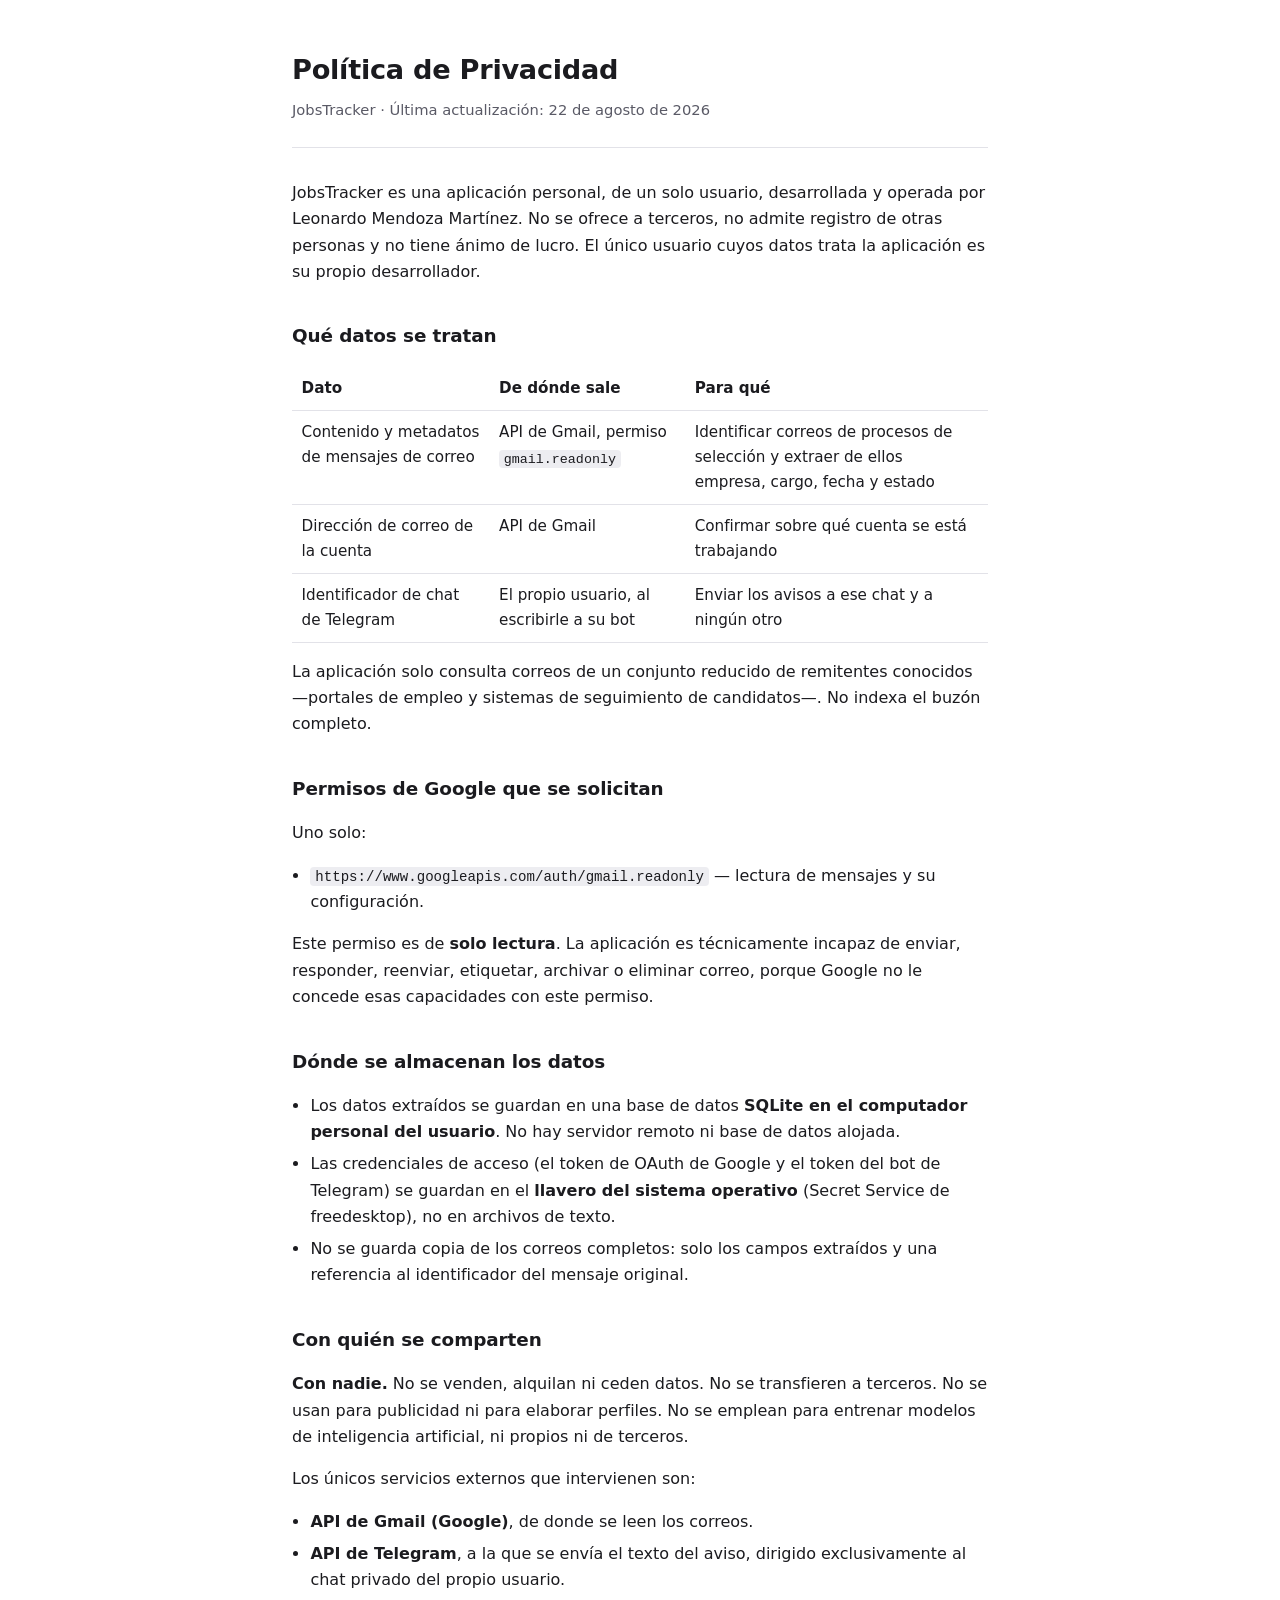
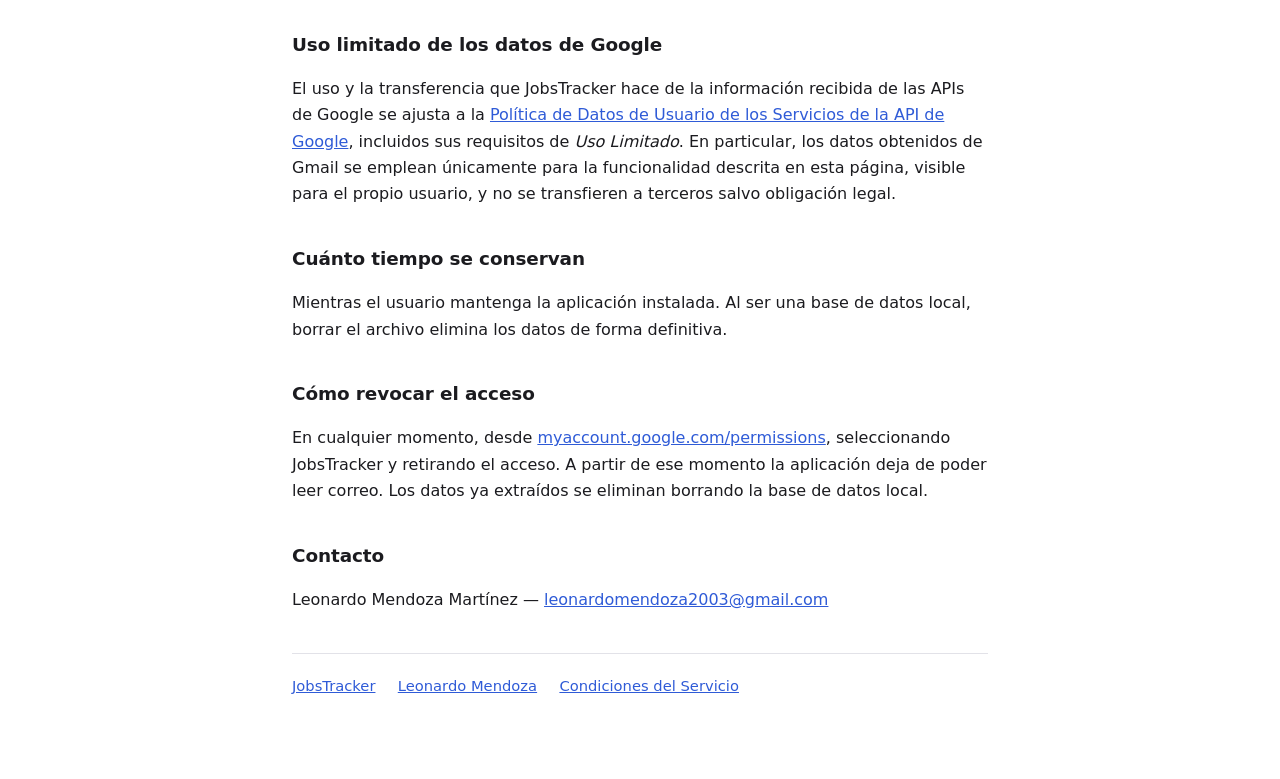
<file: privacidad.html>
<!doctype html>
<html lang="es">
<head>
<meta charset="utf-8">
<meta name="viewport" content="width=device-width, initial-scale=1">
<title>Política de Privacidad — JobsTracker</title>
<link rel="stylesheet" href="estilo.css">
</head>
<body>
<header>
  <h1>Política de Privacidad</h1>
  <p class="tenue">JobsTracker · Última actualización: 22 de agosto de 2026</p>
</header>

<p>JobsTracker es una aplicación personal, de un solo usuario, desarrollada y operada por
Leonardo Mendoza Martínez. No se ofrece a terceros, no admite registro de otras personas y no
tiene ánimo de lucro. El único usuario cuyos datos trata la aplicación es su propio
desarrollador.</p>

<h2>Qué datos se tratan</h2>
<table>
  <tr><th>Dato</th><th>De dónde sale</th><th>Para qué</th></tr>
  <tr>
    <td>Contenido y metadatos de mensajes de correo</td>
    <td>API de Gmail, permiso <code>gmail.readonly</code></td>
    <td>Identificar correos de procesos de selección y extraer de ellos empresa, cargo, fecha y estado</td>
  </tr>
  <tr>
    <td>Dirección de correo de la cuenta</td>
    <td>API de Gmail</td>
    <td>Confirmar sobre qué cuenta se está trabajando</td>
  </tr>
  <tr>
    <td>Identificador de chat de Telegram</td>
    <td>El propio usuario, al escribirle a su bot</td>
    <td>Enviar los avisos a ese chat y a ningún otro</td>
  </tr>
</table>

<p>La aplicación solo consulta correos de un conjunto reducido de remitentes conocidos
—portales de empleo y sistemas de seguimiento de candidatos—. No indexa el buzón completo.</p>

<h2>Permisos de Google que se solicitan</h2>
<p>Uno solo:</p>
<ul>
  <li><code>https://www.googleapis.com/auth/gmail.readonly</code> — lectura de mensajes y su
  configuración.</li>
</ul>
<p>Este permiso es de <strong>solo lectura</strong>. La aplicación es técnicamente incapaz de
enviar, responder, reenviar, etiquetar, archivar o eliminar correo, porque Google no le concede
esas capacidades con este permiso.</p>

<h2>Dónde se almacenan los datos</h2>
<ul>
  <li>Los datos extraídos se guardan en una base de datos <strong>SQLite en el computador
  personal del usuario</strong>. No hay servidor remoto ni base de datos alojada.</li>
  <li>Las credenciales de acceso (el token de OAuth de Google y el token del bot de Telegram) se
  guardan en el <strong>llavero del sistema operativo</strong> (Secret Service de freedesktop),
  no en archivos de texto.</li>
  <li>No se guarda copia de los correos completos: solo los campos extraídos y una referencia al
  identificador del mensaje original.</li>
</ul>

<h2>Con quién se comparten</h2>
<p><strong>Con nadie.</strong> No se venden, alquilan ni ceden datos. No se transfieren a
terceros. No se usan para publicidad ni para elaborar perfiles. No se emplean para entrenar
modelos de inteligencia artificial, ni propios ni de terceros.</p>

<p>Los únicos servicios externos que intervienen son:</p>
<ul>
  <li><strong>API de Gmail (Google)</strong>, de donde se leen los correos.</li>
  <li><strong>API de Telegram</strong>, a la que se envía el texto del aviso, dirigido
  exclusivamente al chat privado del propio usuario.</li>
</ul>

<h2>Uso limitado de los datos de Google</h2>
<p>El uso y la transferencia que JobsTracker hace de la información recibida de las APIs de
Google se ajusta a la
<a href="https://developers.google.com/terms/api-services-user-data-policy">Política de Datos
de Usuario de los Servicios de la API de Google</a>, incluidos sus requisitos de
<em>Uso Limitado</em>. En particular, los datos obtenidos de Gmail se emplean únicamente para
la funcionalidad descrita en esta página, visible para el propio usuario, y no se transfieren a
terceros salvo obligación legal.</p>

<h2>Cuánto tiempo se conservan</h2>
<p>Mientras el usuario mantenga la aplicación instalada. Al ser una base de datos local, borrar
el archivo elimina los datos de forma definitiva.</p>

<h2>Cómo revocar el acceso</h2>
<p>En cualquier momento, desde
<a href="https://myaccount.google.com/permissions">myaccount.google.com/permissions</a>,
seleccionando JobsTracker y retirando el acceso. A partir de ese momento la aplicación deja de
poder leer correo. Los datos ya extraídos se eliminan borrando la base de datos local.</p>

<h2>Contacto</h2>
<p>Leonardo Mendoza Martínez — <a href="mailto:leonardomendoza2003@gmail.com">leonardomendoza2003@gmail.com</a></p>

<nav>
  <a href="jobstracker/">JobsTracker</a>
  <a href="./">Leonardo Mendoza</a>
  <a href="condiciones.html">Condiciones del Servicio</a>
</nav>
</body>
</html>
</file>
<file: estilo.css>
:root {
  --fondo: #ffffff;
  --texto: #1b1b1f;
  --tenue: #5a5a66;
  --borde: #e2e2e8;
  --acento: #2f5bd7;
}
@media (prefers-color-scheme: dark) {
  :root {
    --fondo: #14141a;
    --texto: #e8e8ee;
    --tenue: #a0a0ae;
    --borde: #2c2c36;
    --acento: #7fa1ff;
  }
}
* { box-sizing: border-box; }
body {
  margin: 0 auto;
  padding: 3rem 1.25rem 5rem;
  max-width: 46rem;
  background: var(--fondo);
  color: var(--texto);
  font: 16px/1.65 system-ui, -apple-system, "Segoe UI", Roboto, sans-serif;
}
header { border-bottom: 1px solid var(--borde); padding-bottom: 1.5rem; margin-bottom: 2rem; }
h1 { font-size: 1.7rem; margin: 0 0 .35rem; letter-spacing: -.01em; }
h2 { font-size: 1.15rem; margin: 2.25rem 0 .6rem; letter-spacing: -.005em; }
p, li { color: var(--texto); }
.tenue { color: var(--tenue); font-size: .92rem; margin: 0; }
a { color: var(--acento); }
ul { padding-left: 1.15rem; }
li { margin: .35rem 0; }
code {
  font-family: ui-monospace, SFMono-Regular, Menlo, monospace;
  font-size: .88em; background: color-mix(in srgb, var(--borde) 60%, transparent);
  padding: .12em .35em; border-radius: 4px;
}
table { border-collapse: collapse; width: 100%; margin: 1rem 0; font-size: .95rem; }
th, td { text-align: left; padding: .55rem .6rem; border-bottom: 1px solid var(--borde); vertical-align: top; }
th { font-weight: 600; }
nav { margin-top: 2.5rem; padding-top: 1.25rem; border-top: 1px solid var(--borde); font-size: .92rem; }
nav a { margin-right: 1.1rem; }
.destacado { border-left: 3px solid var(--acento); padding: .1rem 0 .1rem 1rem; margin: 1.25rem 0; }
</file>
